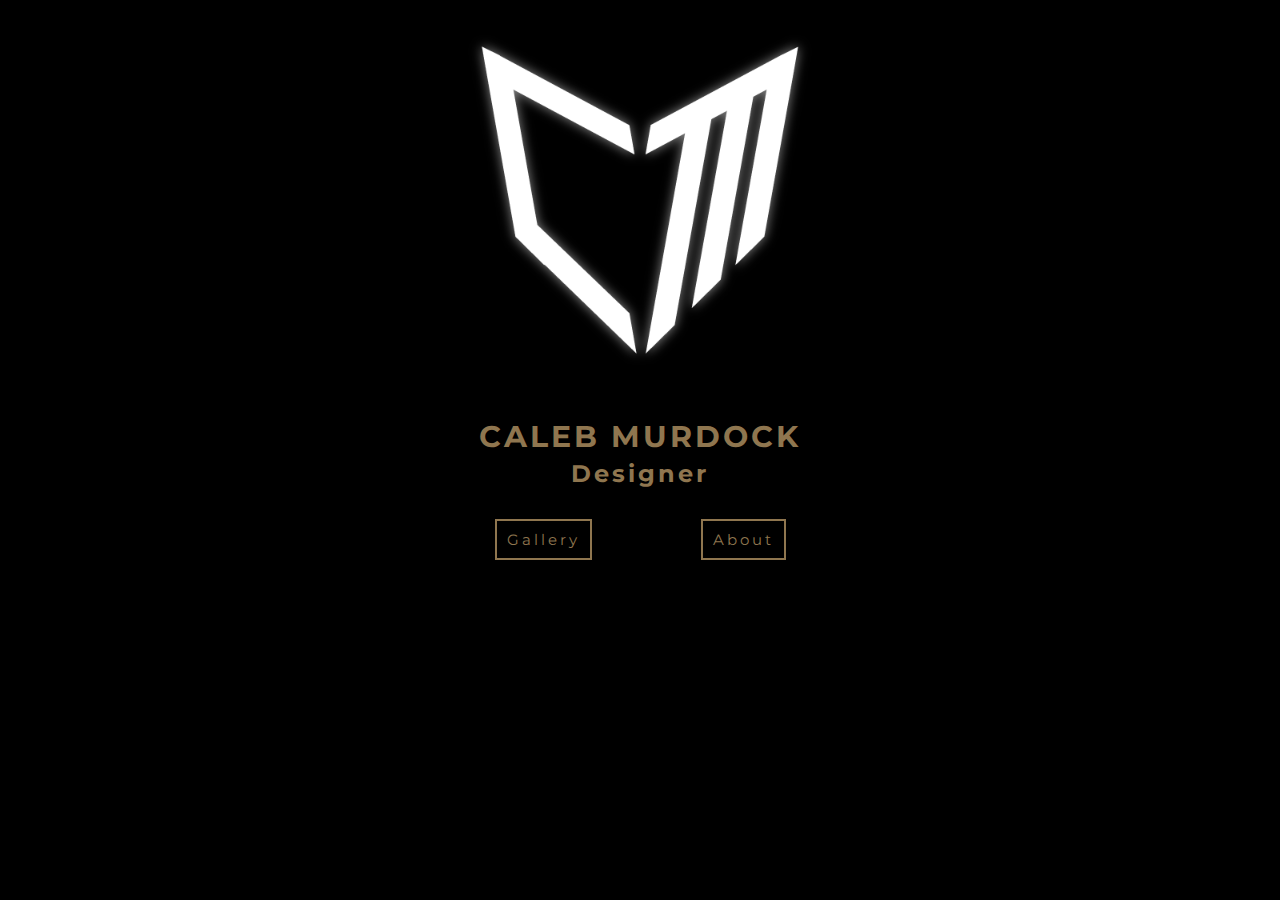
<file: index.html>
<!DOCTYPE html>
<html>
  <head>
    <title>Caleb's Test Site..</title>
    <style> body {background-color: white;}</style>
    <link rel="stylesheet" href="normalize.css">
    <link rel="stylesheet" href="main.css">
    <link rel="stylesheet" href="https://maxcdn.bootstrapcdn.com/font-awesome/4.5.0/css/font-awesome.min.css">
    <link href="https://fonts.googleapis.com/css?family=Montserrat" rel="stylesheet">
    <script src="https://ajax.googleapis.com/ajax/libs/jquery/3.2.1/jquery.min.js"></script>
    <script src="jquery.js"></script>



    <meta name="description" content="A place for Caleb to mess around with new ideas">
    <meta name="keywords" content="Nothing special">
    <meta name="author" content="Caleb Murdock">
    <meta name="viewport" content="width=device-width, initial-scale=1.0">
    <meta charset="UTF-8">
    <base href="" target="">
  </head>
  <body>
    <div class="flex_Full--container">


      <div class="main_Container">
       <div class="centering_Container">
        <div class="centered home_flex_Column">
          <img class="main_Logo" src="logo-glow.png" alt="white logo" />
          <h1 class="self_Centered centered_Text">CALEB MURDOCK <br /><small>Designer</small></h1>
          <div class="home_Nav--container">
            <a class="home_Nav--button" href="gallery.html">Gallery</a>
            <a class="home_Nav--button" href="about.html">About</a>
          </div>
        </div>
        </div>
       </div>

        </div>
        </div>
      </div>
    </div>
  </body>
</html>
</file>
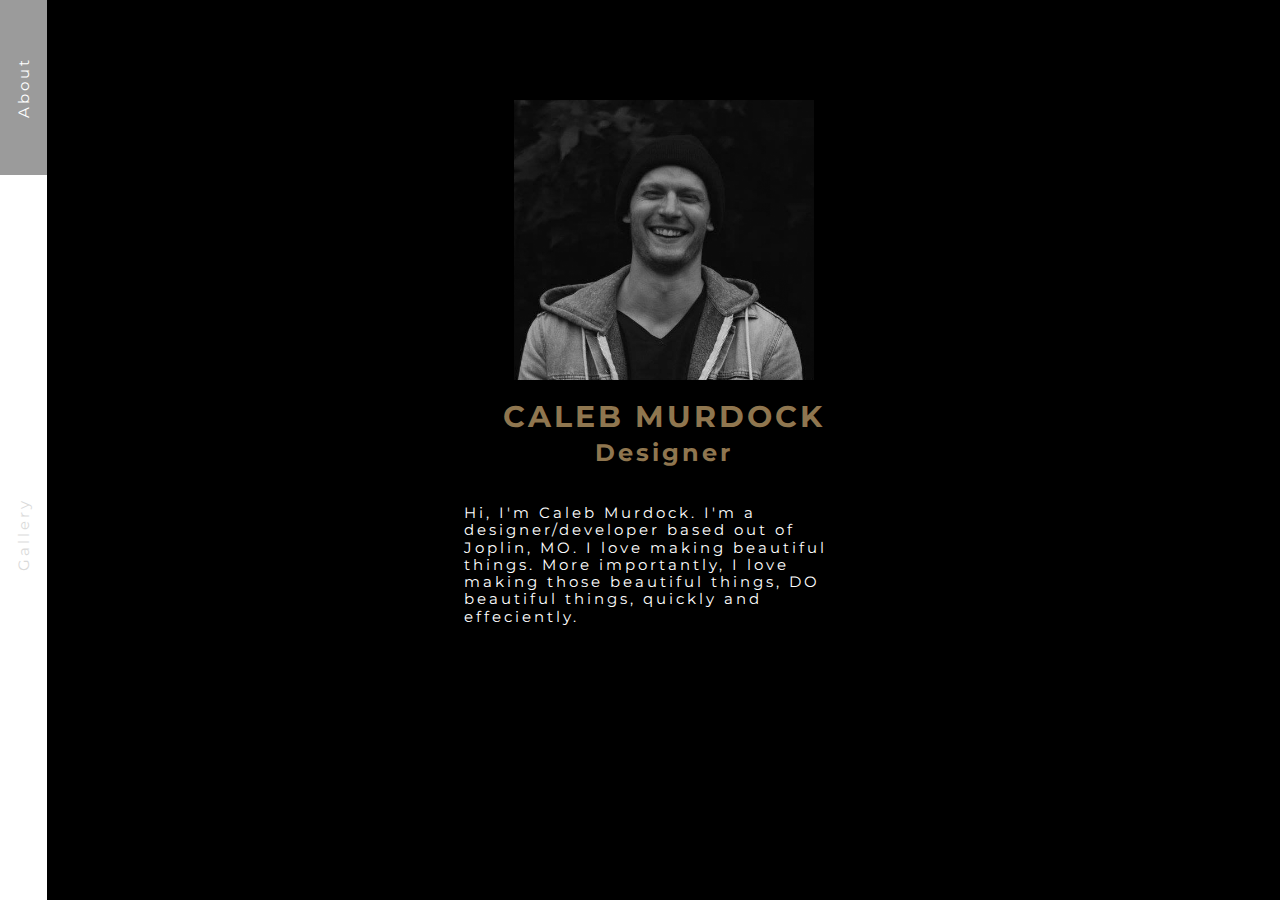
<file: about.html>
<!DOCTYPE html>
<html>
  <head>
    <title>Caleb's Test Site</title>
    <style> body {background-color: white;}</style>
    <link rel="stylesheet" href="normalize.css">
    <link rel="stylesheet" href="main.css">
    <link rel="stylesheet" href="https://maxcdn.bootstrapcdn.com/font-awesome/4.5.0/css/font-awesome.min.css">
    <link href="https://fonts.googleapis.com/css?family=Montserrat" rel="stylesheet">
    <script src="https://ajax.googleapis.com/ajax/libs/jquery/3.2.1/jquery.min.js"></script>
    <script src="jquery.js"></script>



    <meta name="description" content="A place for Caleb to mess around with new ideas">
    <meta name="keywords" content="Nothing special">
    <meta name="author" content="Caleb Murdock">
    <meta name="viewport" content="width=device-width, initial-scale=1.0">
    <meta charset="UTF-8">
    <base href="" target="">
  </head>
  <body>
    <div class="flex_Full--container">
      <div class="nav">
        <a class="nav_Big--button" href="about.html"><div class="nav_Button nav_Button--gallery active_Button"><p>About</p></div></a>
        <a class="nav_Big--button" href="gallery.html"><div class="nav_Button nav_Button--gallery"><p>Gallery</p></div></a>

      </div>

      <div class="main_Container ">

       <div class="centering_Container">
        <div class="centered home_flex_Column med_Padding ">
          <img class="my_Photo self_Centered" src="my-photo.png" alt="white logo" />
          <h1 class="self_Centered centered_Text">CALEB MURDOCK <br /><small>Designer</small></h1>
          <p class="body_Copy--white">
           Hi, I'm Caleb Murdock.  I'm a designer/developer based out of Joplin, MO.  I love making beautiful things. More importantly, I love making those beautiful things, DO beautiful things, quickly and effeciently.
          </p>
        </div>
        </div>
       </div>

        </div>
        </div>
      </div>
    </div>
  </body>
</html>
</file>
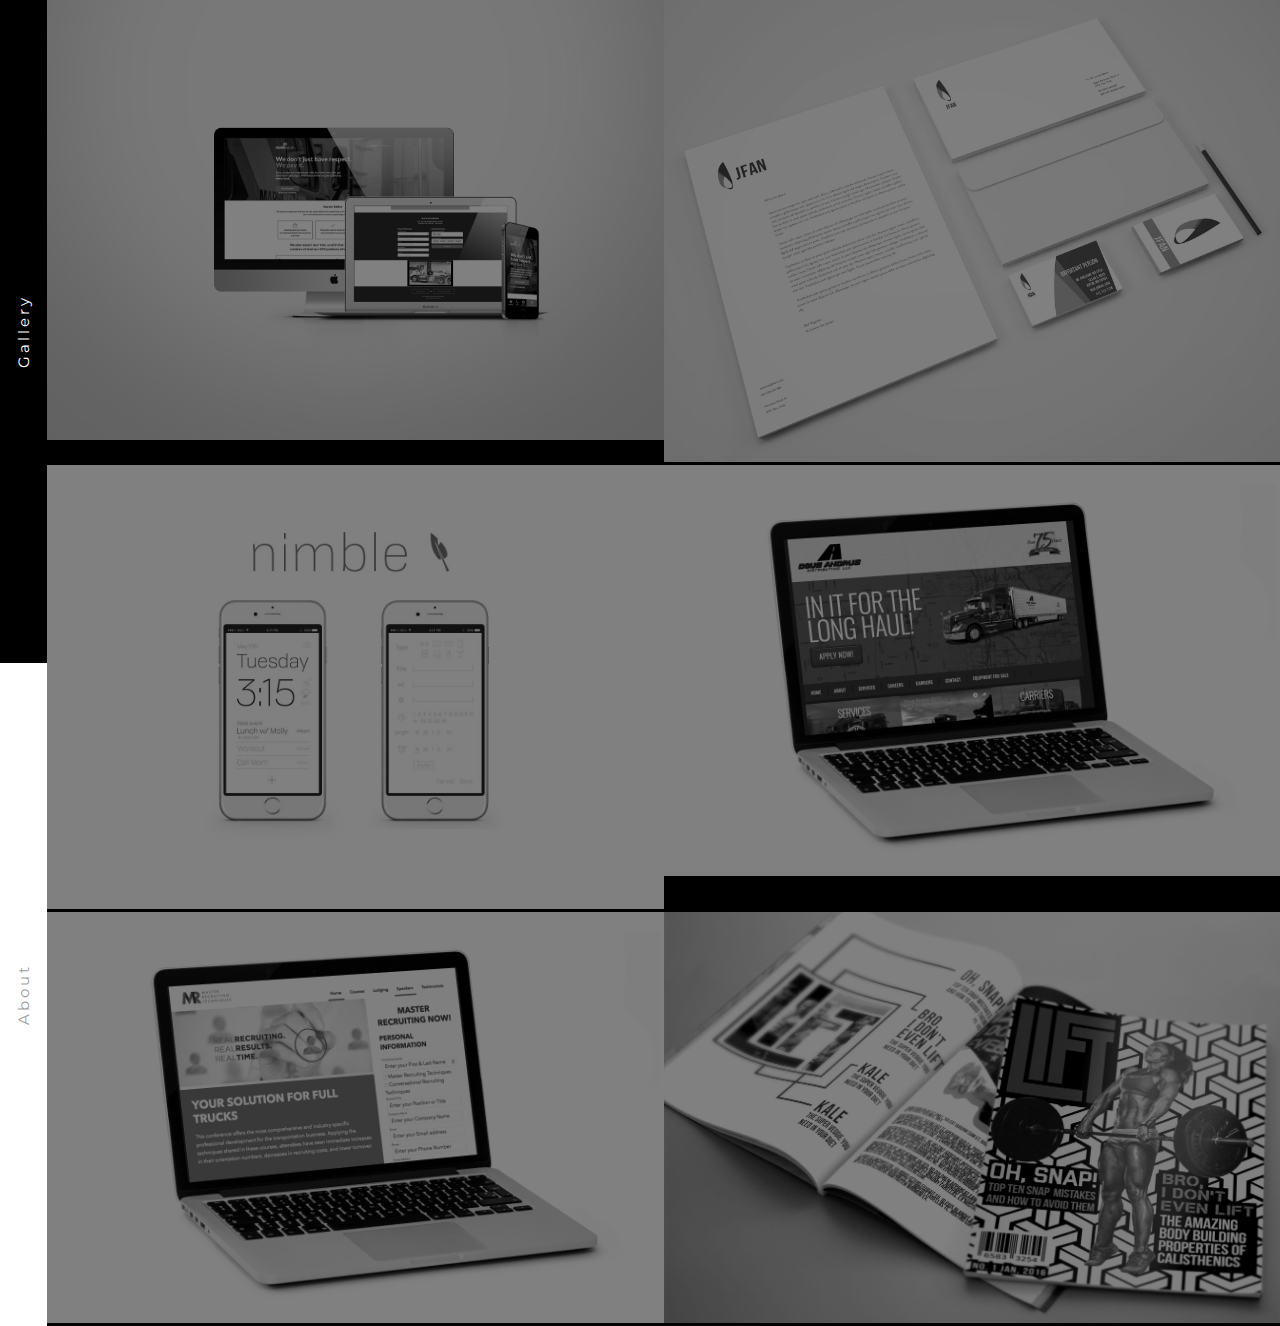
<file: gallery.html>
<!DOCTYPE html>
<html>
  <head>
    <title>Caleb's Test Site</title>
    <style> body {background-color: white;}</style>
    <link rel="stylesheet" href="normalize.css">
    <link rel="stylesheet" href="main.css">
    <link rel="stylesheet" href="https://maxcdn.bootstrapcdn.com/font-awesome/4.5.0/css/font-awesome.min.css">
    <link href="https://fonts.googleapis.com/css?family=Montserrat" rel="stylesheet">

    <meta name="description" content="A place for Caleb to mess around with new ideas">
    <meta name="keywords" content="Nothing special">
    <meta name="author" content="Caleb Murdock">
    <meta name="viewport" content="width=device-width, initial-scale=1.0">
    <meta charset="UTF-8">
    <base href="" target="">
  </head>
  <body>

     <div class="flex_Full--container">
      <div class="nav">
         <a class="nav_Big--button" href="gallery.html"><div class="nav_Button nav_Button--gallery active_Button"><p>Gallery</p></div></a>
        <a class="nav_Big--button" href="about.html"><div class="nav_Button nav_Button--gallery "><p>About</p></div></a>
      </div>

      <div class=" main_Container">
        <div class="gallery">
         <div class="gallery_Item"><a href=""><img src="master-recruiting.jpg" alt=""></a></div>
          <div class="gallery_Item"><a href=""><img src="lift-mag.jpg" alt=""></a></div>
          <div class="gallery_Item"><a href=""><img src="nimble.jpg" alt=""></a></div>
          <div class="gallery_Item"><a href=""><img src="doug-andrus.jpg" alt=""></a></div>
          <div class="gallery_Item"><a href=""><img src="marvin-keller.jpg" alt=""></a></div>
          <div class="gallery_Item"><a href=""><img src="jfan-stationary.jpg" alt=""></a></div>
        </div>
      </div>
    </div>
  </body>
</html>
</file>
<file: main.css>
html {
  width: 100%;
  font-family: 'Montserrat', sans-serif;
  font-size: 15px;
  padding: 0px;
  box-sizing: border-box;
  height: 100%;
  letter-spacing: .2em;
}

body {
  width: 100%;
  background-color: #23201E;
  overflow: hidden;
  height: 100%;
  margin: 0px;
}

h1 {
color: #8F764F;
}

a {text-decoration: none;}
a:visited { text-decoration: none; color:#757575; }
a:hover { text-decoration: none; color:white; }
a:focus { text-decoration: none; color:white; }
a:hover, a:active { text-decoration: none; color:white }

.nav {
  color: white;
  display: flex;
  flex-direction: row;
  flex-basis: 7%;
  background-color: white;
  overflow: hidden;
}

.nav .nav_Button {
  text-align: center;
  overflow: hidden;
}

@media screen and (min-width: 768px) {
  .nav {
    flex-direction: column;
    flex: 2 1 2%;
  }

}

@media screen and (min-width: 768px) {
  .nav .nav_Button {
    text-align: center;
    flex: 1 1 auto;
  }
}

.nav_Big--button {
  display: flex;
  flex: 1 1 20%;
}

.nav_Button {
  display: flex;
  width: 100%;
  flex: 1 1 25%;
  flex-direction: column;
  padding: 0px;
  overflow: hidden;
  justify-content: center;
  align-items: center;
}

@media screen and (min-width: 768px) {
.nav_Button p {
webkit-transform: rotate(-90deg);
    -moz-transform: rotate(-90deg);
    -o-transform: rotate(-90deg);
    -ms-transform: rotate(-90deg);
    transform: rotate(-90deg);
    text-align: center;
  }
}

.nav_Button:hover a {
  color: white;
}

.nav_Button--home {
  background-color: white;
}

.nav_Button--gallery {
  color: #9E9E9E;
  background-color: white;
}

.nav_Button:hover{
  color: white;
  background-color: #000;
}

.active_Button, .active-Button a {
  color: white;
  background-color: #8F764F
}



.flex_Full--container {
  display: flex;
  flex-direction: row;
  flex-wrap: wrap;
  height: 100vh;
  max-width: 100vw;
  justify-content: flex-start;
}

@media screen and (max-width: 768px) {
  .flex_Full--container{
    flex-direction: column;
  }
}

.main_Container {
 background-color: #000;
flex: 25 1 75%;
overflow: auto;
display: flex;
align-items: flex-start;
}

.centering_Container {
 display: flex;
 width: 100%;
 justify-content: center;
 align-items: center;
}

.centered {
 display: flex;
 height: 100%;
 flex: 0 1 400px;
}

.centered_Contents {
 text-align: center;
 align-items: center;
 justify-content: center;
}

.home_Nav--container {
  display: flex;
  flex-flow: row wrap;
  justify-content: space-around;
}

.home_Nav--button {
 color:#8F764F;
 padding: 10px;
 border: 2px solid #8F764F;
 margin: 10px;
}

.main_Logo {
 height: auto;
 width: 100%;
}

.home_flex_Column {
 display: flex;
 flex-direction: column;
}

.flex_Column {
 display: flex;
 flex-direction: column;
 flex-grow: 1;
}

.self_Centered {
 align-self: center;
}

.centered_Text {
 text-align: center;
}

.full_Width {
 width: 100%;

}















.gallery {
  background: linear-gradient(to bottom right,#000,#000);
  display: flex;
  flex-flow: row wrap-reverse;
  width: 100%;
}

.gallery div {
  flex: 1 1 500px;
  width: 200px;
  filter: grayscale(100%);
  opacity: .5;
}

@media screen and (min-width:1800px) {
  .gallery div {
  flex: 1 0 1000px;
  width: 200px;
  filter: grayscale(100%);
  opacity: .5;
  }
}

.gallery div img {
  width: 100%;
  height: auto;
}


.gallery div:hover {
  content: '';
	top: 0;
	right: 0;
	bottom: 0;
	left: 0;
	opacity: 1.0;
	filter: grayscale(0%);
}

// Error page

.error_Content {
  min-height: 100vh;
  display: flex;
  color: white;
  text-align: center;
  justify-content: center;
  align-items: center;
}

.error_Content--child {
  display: flex;
  flex-direction: column;
  flex: 1 0 400px;
  align-items: center;
}

.error_Home--button {
  border: 5px solid #9E9E9E;
  width: 200px;
  align-self: center;
}


.about  * {
 border: 1px solid red;
}

.full_Image--flex {
 width: 100%;
}

.body_Copy--white {
 color: white;
}

.my_Photo {

 max-width: 300px;
 height: auto;
}

.med_Padding {
 padding: 100px;
}
</file>
